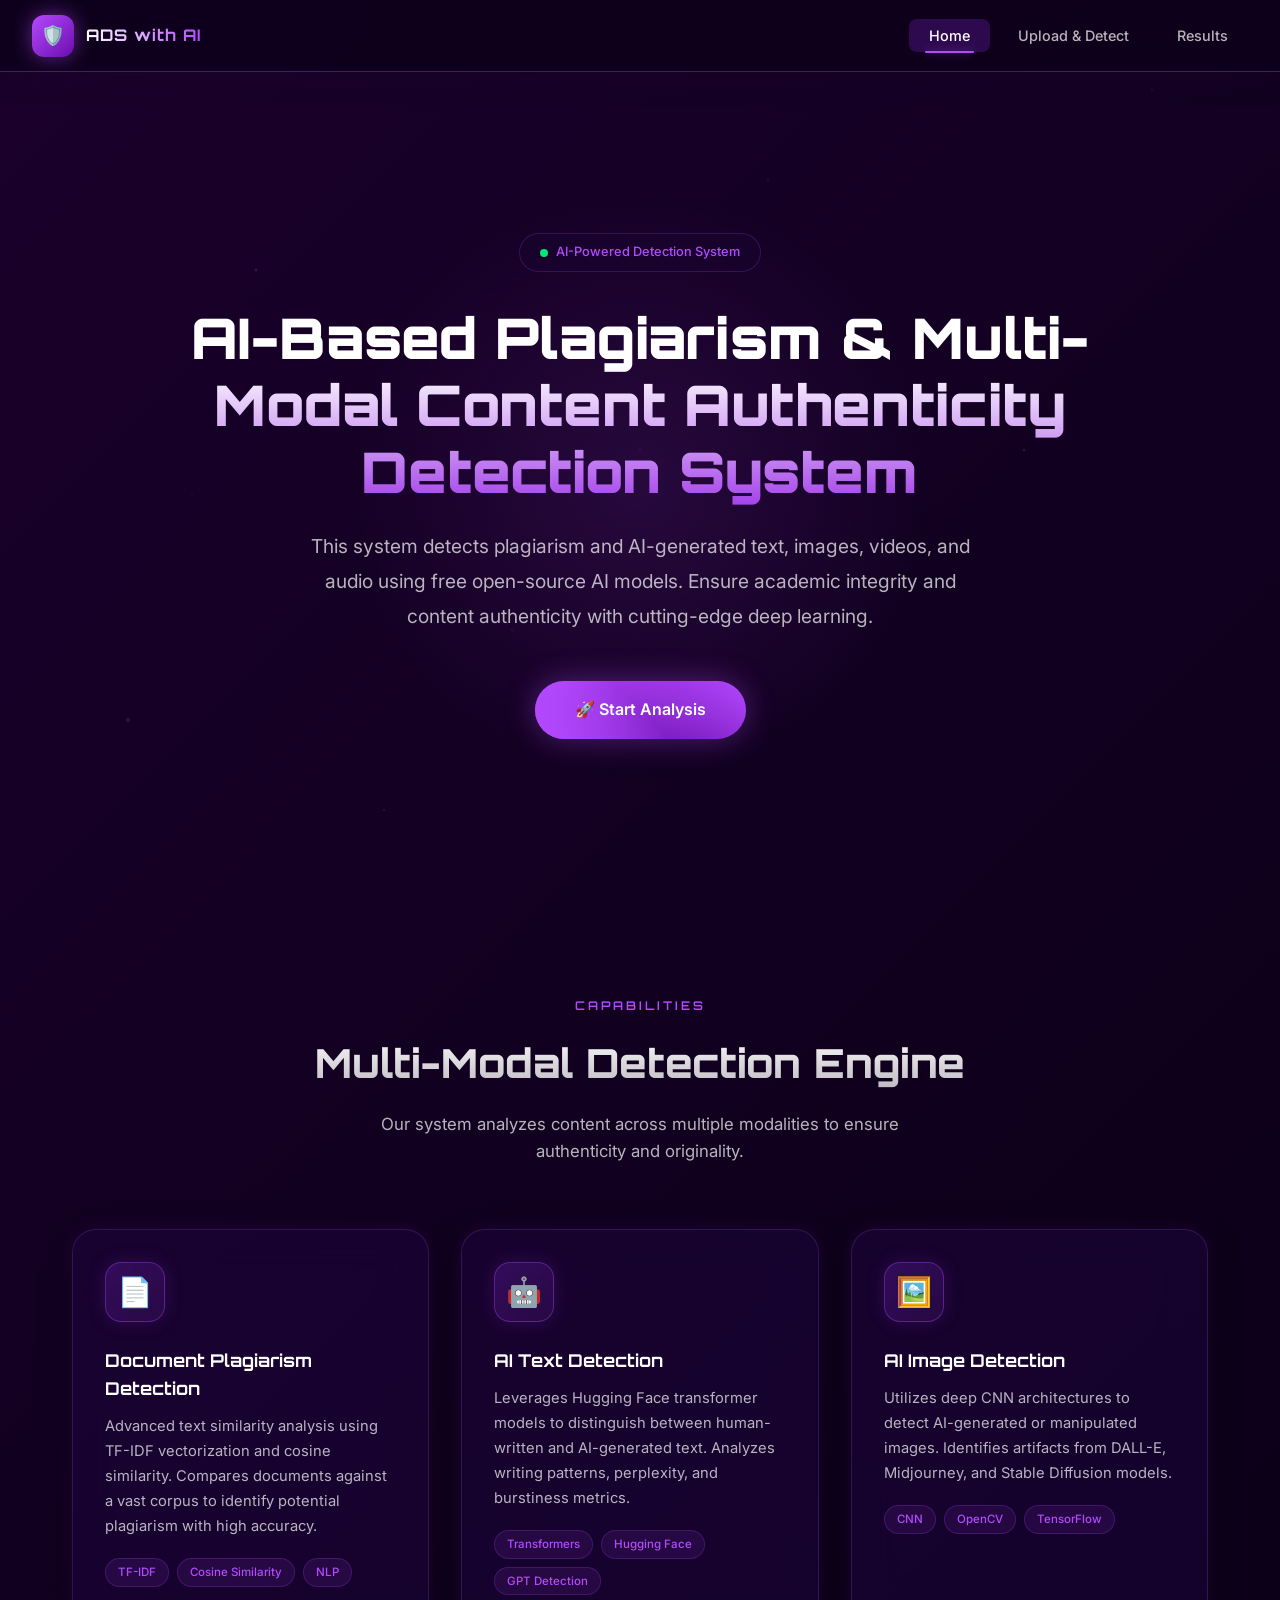
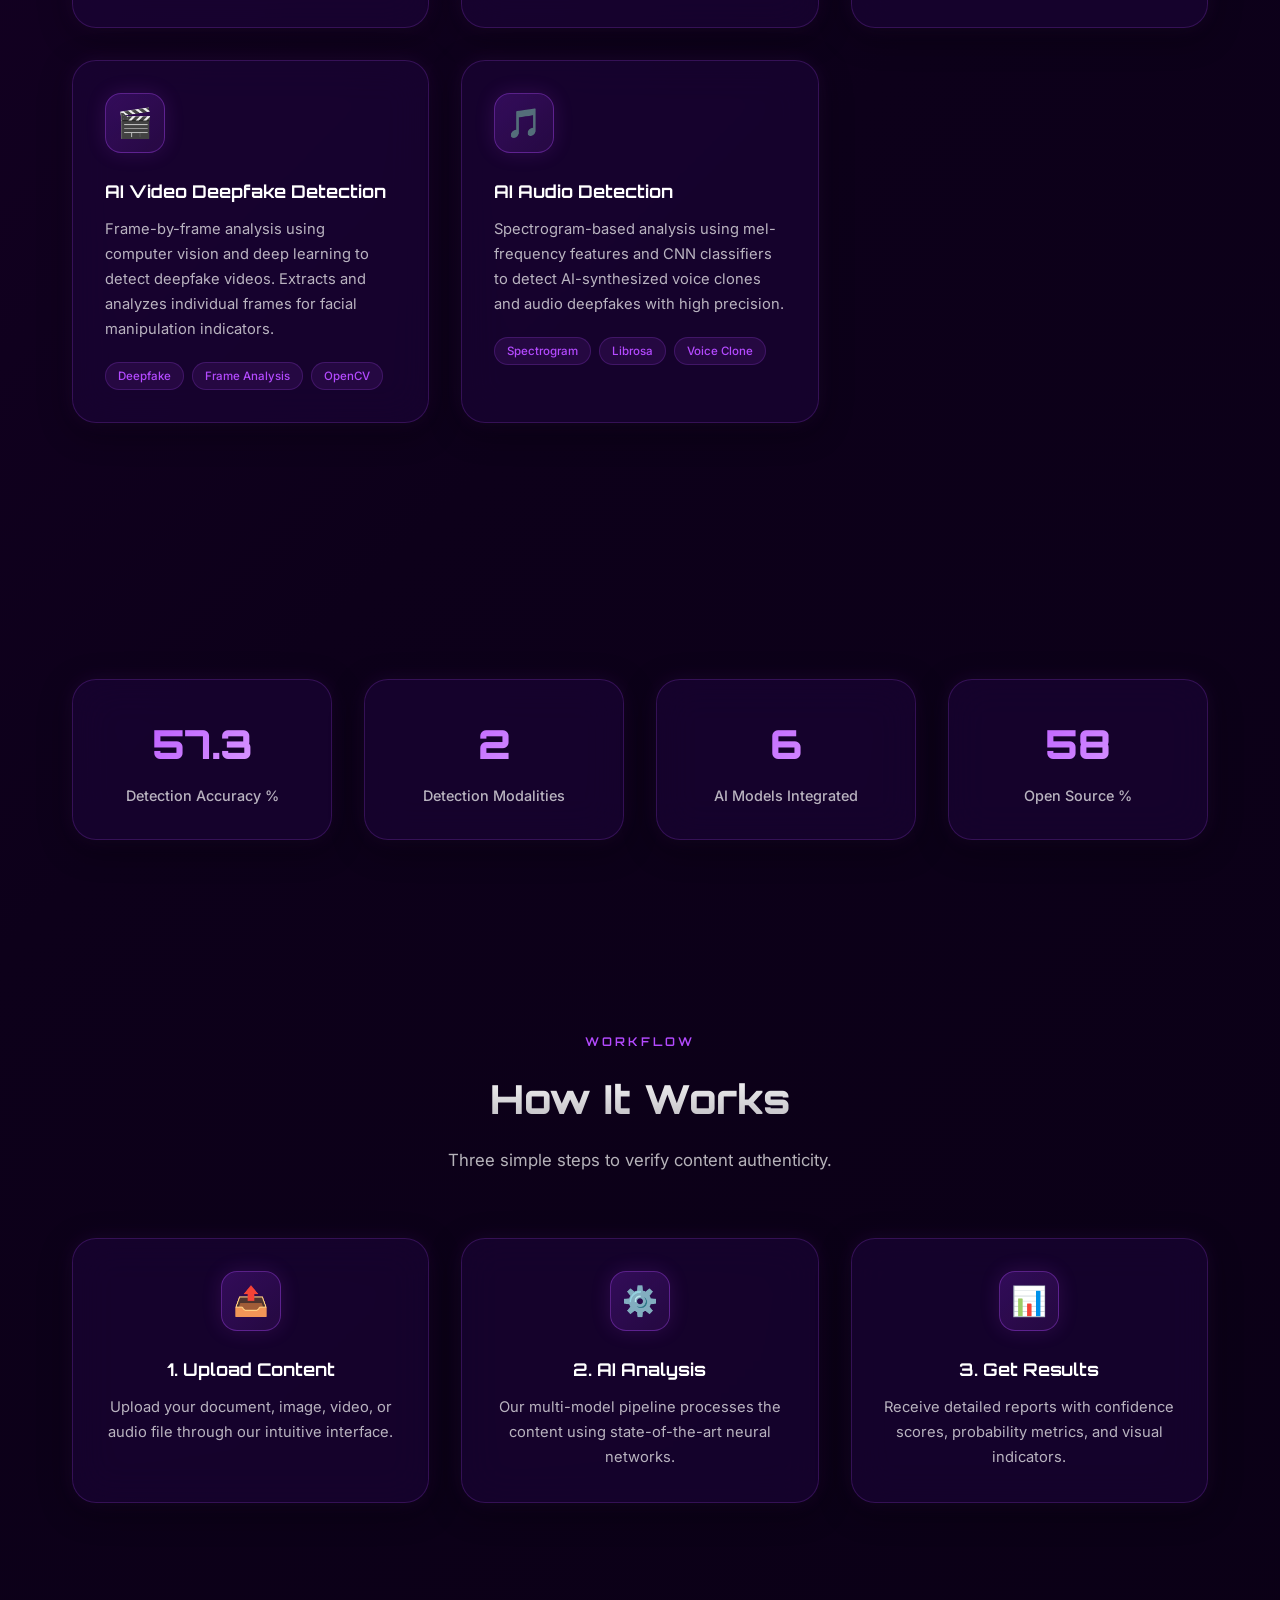
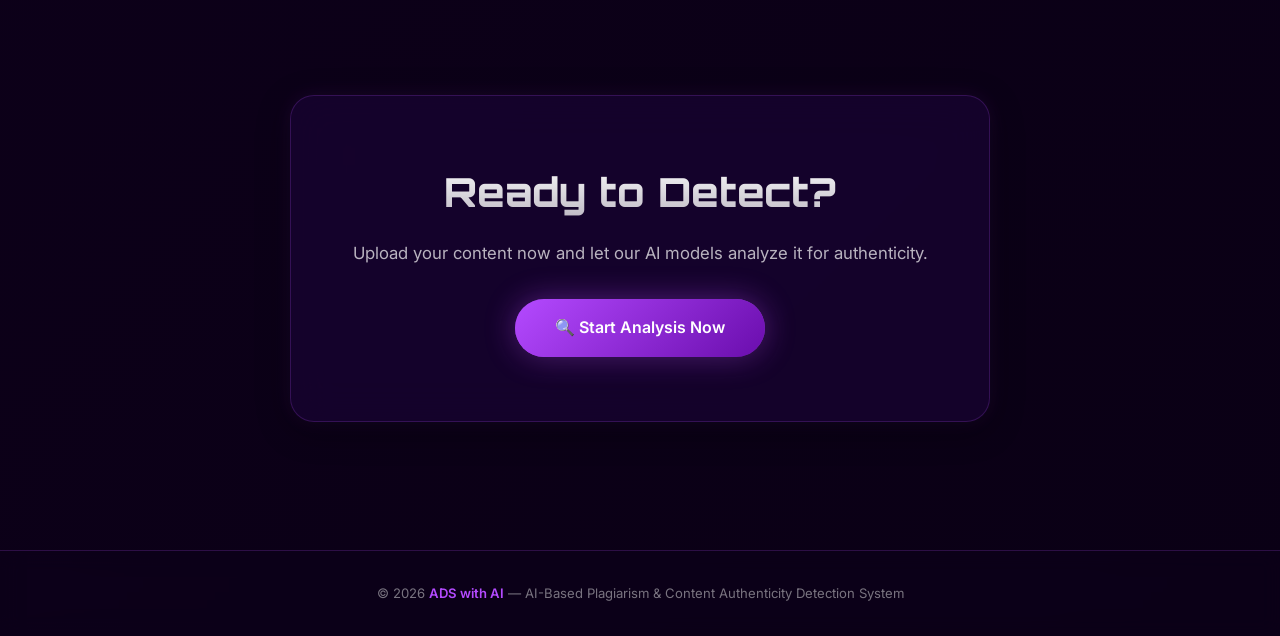
<file: index.html>
<!DOCTYPE html>
<html lang="en">

<head>
    <meta charset="UTF-8" />
    <meta name="viewport" content="width=device-width, initial-scale=1.0" />
    <meta name="description"
        content="AI-Based Plagiarism and Multi-Modal Content Authenticity Detection System - Detect AI-generated text, images, videos, and audio using open-source AI models." />
    <title>ADS with AI</title>
    <link rel="stylesheet" href="styles.css" />
    <link rel="icon"
        href="data:image/svg+xml,<svg xmlns='http://www.w3.org/2000/svg' viewBox='0 0 100 100'><text y='.9em' font-size='90'>🛡️</text></svg>" />
</head>

<body>

    <!-- ===== Navigation ===== -->
    <nav class="navbar" id="navbar">
        <a href="index.html" class="navbar-brand">
            <div class="navbar-logo">🛡️</div>
            <span class="navbar-title">ADS with AI</span>
        </a>
        <ul class="navbar-links" id="navLinks">
            <li><a href="index.html" class="active">Home</a></li>
            <li><a href="upload.html">Upload &amp; Detect</a></li>
            <li><a href="results.html">Results</a></li>
        </ul>
        <button class="mobile-menu-btn" id="mobileMenuBtn" aria-label="Toggle menu">☰</button>
    </nav>

    <!-- ===== Main Content ===== -->
    <main class="main-content">

        <!-- Hero Section -->
        <section class="hero">
            <div class="hero-badge">
                <span class="dot"></span>
                AI-Powered Detection System
            </div>
            <h1 class="hero-title">AI-Based Plagiarism &amp; Multi-Modal Content Authenticity Detection System</h1>
            <p class="hero-subtitle">
                This system detects plagiarism and AI-generated text, images, videos, and audio using free open-source
                AI models. Ensure academic integrity and content authenticity with cutting-edge deep learning.
            </p>
            <a href="upload.html" class="btn-glow">
                🚀 Start Analysis
            </a>
        </section>

        <!-- Features Section -->
        <section class="section" id="features">
            <div class="section-header">
                <span class="section-label">Capabilities</span>
                <h2 class="section-title">Multi-Modal Detection Engine</h2>
                <p class="section-desc">Our system analyzes content across multiple modalities to ensure authenticity
                    and originality.</p>
            </div>

            <div class="features-grid">

                <!-- Document Plagiarism Detection -->
                <div class="glass-card feature-card reveal">
                    <div class="feature-icon">📄</div>
                    <h3>Document Plagiarism Detection</h3>
                    <p>Advanced text similarity analysis using TF-IDF vectorization and cosine similarity. Compares
                        documents against a vast corpus to identify potential plagiarism with high accuracy.</p>
                    <div class="feature-tags">
                        <span class="feature-tag">TF-IDF</span>
                        <span class="feature-tag">Cosine Similarity</span>
                        <span class="feature-tag">NLP</span>
                    </div>
                </div>

                <!-- AI Text Detection -->
                <div class="glass-card feature-card reveal">
                    <div class="feature-icon">🤖</div>
                    <h3>AI Text Detection</h3>
                    <p>Leverages Hugging Face transformer models to distinguish between human-written and AI-generated
                        text. Analyzes writing patterns, perplexity, and burstiness metrics.</p>
                    <div class="feature-tags">
                        <span class="feature-tag">Transformers</span>
                        <span class="feature-tag">Hugging Face</span>
                        <span class="feature-tag">GPT Detection</span>
                    </div>
                </div>

                <!-- AI Image Detection -->
                <div class="glass-card feature-card reveal">
                    <div class="feature-icon">🖼️</div>
                    <h3>AI Image Detection</h3>
                    <p>Utilizes deep CNN architectures to detect AI-generated or manipulated images. Identifies
                        artifacts from DALL-E, Midjourney, and Stable Diffusion models.</p>
                    <div class="feature-tags">
                        <span class="feature-tag">CNN</span>
                        <span class="feature-tag">OpenCV</span>
                        <span class="feature-tag">TensorFlow</span>
                    </div>
                </div>

                <!-- AI Video Deepfake Detection -->
                <div class="glass-card feature-card reveal">
                    <div class="feature-icon">🎬</div>
                    <h3>AI Video Deepfake Detection</h3>
                    <p>Frame-by-frame analysis using computer vision and deep learning to detect deepfake videos.
                        Extracts and analyzes individual frames for facial manipulation indicators.</p>
                    <div class="feature-tags">
                        <span class="feature-tag">Deepfake</span>
                        <span class="feature-tag">Frame Analysis</span>
                        <span class="feature-tag">OpenCV</span>
                    </div>
                </div>

                <!-- AI Audio Detection -->
                <div class="glass-card feature-card reveal">
                    <div class="feature-icon">🎵</div>
                    <h3>AI Audio Detection</h3>
                    <p>Spectrogram-based analysis using mel-frequency features and CNN classifiers to detect
                        AI-synthesized voice clones and audio deepfakes with high precision.</p>
                    <div class="feature-tags">
                        <span class="feature-tag">Spectrogram</span>
                        <span class="feature-tag">Librosa</span>
                        <span class="feature-tag">Voice Clone</span>
                    </div>
                </div>

            </div>
        </section>

        <!-- Stats Section -->
        <section class="section">
            <div class="stats-row">
                <div class="glass-card stat-item reveal">
                    <div class="stat-number" data-target="98.5">0</div>
                    <div class="stat-label">Detection Accuracy %</div>
                </div>
                <div class="glass-card stat-item reveal">
                    <div class="stat-number" data-target="5">0</div>
                    <div class="stat-label">Detection Modalities</div>
                </div>
                <div class="glass-card stat-item reveal">
                    <div class="stat-number" data-target="12">0</div>
                    <div class="stat-label">AI Models Integrated</div>
                </div>
                <div class="glass-card stat-item reveal">
                    <div class="stat-number" data-target="100">0</div>
                    <div class="stat-label">Open Source %</div>
                </div>
            </div>
        </section>

        <!-- How It Works Section -->
        <section class="section">
            <div class="section-header">
                <span class="section-label">Workflow</span>
                <h2 class="section-title">How It Works</h2>
                <p class="section-desc">Three simple steps to verify content authenticity.</p>
            </div>

            <div class="features-grid" style="grid-template-columns: repeat(auto-fit, minmax(250px, 1fr));">
                <div class="glass-card feature-card reveal" style="text-align:center;">
                    <div class="feature-icon" style="margin:0 auto 1.5rem;">📤</div>
                    <h3>1. Upload Content</h3>
                    <p>Upload your document, image, video, or audio file through our intuitive interface.</p>
                </div>
                <div class="glass-card feature-card reveal" style="text-align:center;">
                    <div class="feature-icon" style="margin:0 auto 1.5rem;">⚙️</div>
                    <h3>2. AI Analysis</h3>
                    <p>Our multi-model pipeline processes the content using state-of-the-art neural networks.</p>
                </div>
                <div class="glass-card feature-card reveal" style="text-align:center;">
                    <div class="feature-icon" style="margin:0 auto 1.5rem;">📊</div>
                    <h3>3. Get Results</h3>
                    <p>Receive detailed reports with confidence scores, probability metrics, and visual indicators.</p>
                </div>
            </div>
        </section>

        <!-- CTA Section -->
        <section class="section" style="text-align: center; padding-bottom: 8rem;">
            <div class="glass-card reveal" style="padding: 4rem 2rem; max-width: 700px; margin: 0 auto;">
                <h2 class="section-title" style="margin-bottom: 1rem;">Ready to Detect?</h2>
                <p class="section-desc" style="margin-bottom: 2rem;">Upload your content now and let our AI models
                    analyze it for authenticity.</p>
                <a href="upload.html" class="btn-glow" style="opacity:1; animation:none;">
                    🔍 Start Analysis Now
                </a>
            </div>
        </section>

    </main>

    <!-- Footer -->
    <footer class="footer">
        <p>© 2026 <span>ADS with AI</span> — AI-Based Plagiarism &amp; Content Authenticity Detection System</p>
    </footer>

    <script src="script.js"></script>
</body>

</html>
</file>
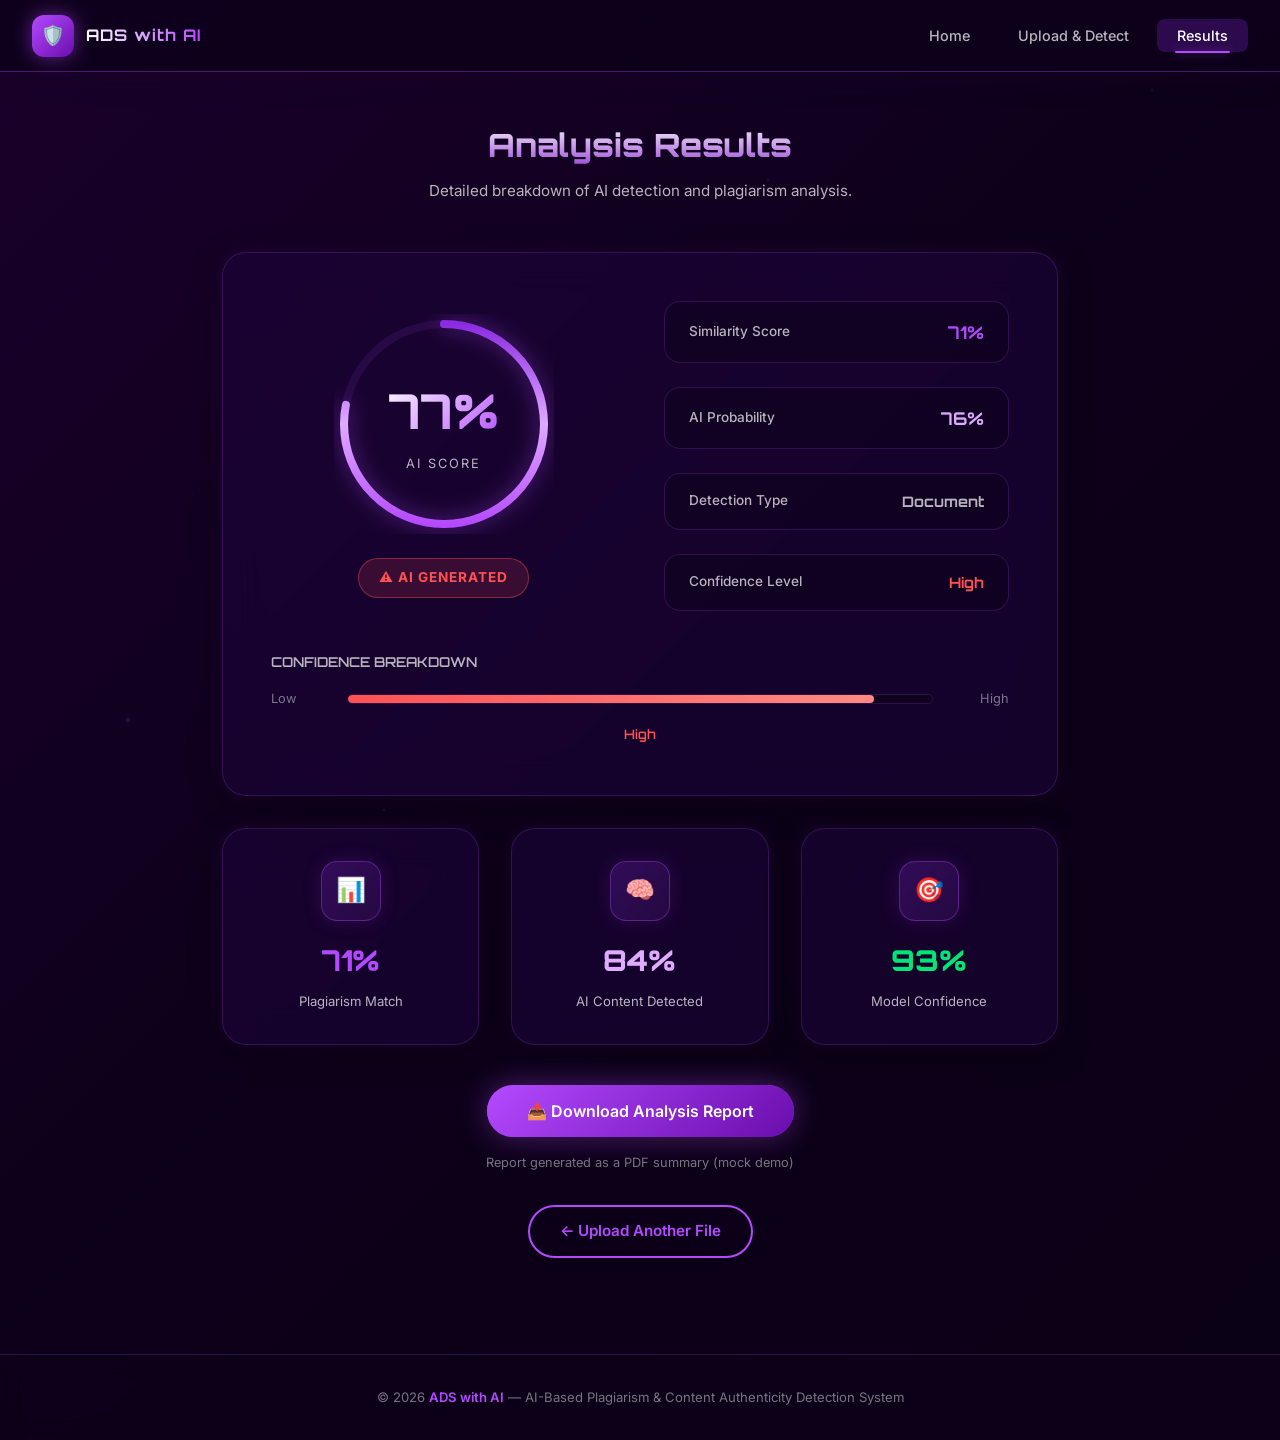
<file: results.html>
<!DOCTYPE html>
<html lang="en">

<head>
    <meta charset="UTF-8" />
    <meta name="viewport" content="width=device-width, initial-scale=1.0" />
    <meta name="description"
        content="View detailed analysis results with confidence scores, AI probability metrics, and downloadable reports." />
    <title>Results — ADS with AI</title>
    <link rel="stylesheet" href="styles.css" />
    <link rel="icon"
        href="data:image/svg+xml,<svg xmlns='http://www.w3.org/2000/svg' viewBox='0 0 100 100'><text y='.9em' font-size='90'>🛡️</text></svg>" />
</head>

<body>

    <!-- ===== Navigation ===== -->
    <nav class="navbar" id="navbar">
        <a href="index.html" class="navbar-brand">
            <div class="navbar-logo">🛡️</div>
            <span class="navbar-title">ADS with AI</span>
        </a>
        <ul class="navbar-links" id="navLinks">
            <li><a href="index.html">Home</a></li>
            <li><a href="upload.html">Upload &amp; Detect</a></li>
            <li><a href="results.html" class="active">Results</a></li>
        </ul>
        <button class="mobile-menu-btn" id="mobileMenuBtn" aria-label="Toggle menu">☰</button>
    </nav>

    <!-- ===== Main Content ===== -->
    <main class="main-content">
        <section class="results-section">

            <div class="results-header">
                <h1 class="results-title">Analysis Results</h1>
                <p class="results-desc">Detailed breakdown of AI detection and plagiarism analysis.</p>
            </div>

            <!-- Main Result Card -->
            <div class="glass-card result-main-card">

                <!-- SVG gradient definitions -->
                <svg width="0" height="0" style="position:absolute;">
                    <defs>
                        <linearGradient id="meterGradient" x1="0%" y1="0%" x2="100%" y2="0%">
                            <stop offset="0%" style="stop-color:#b44aff;stop-opacity:1" />
                            <stop offset="50%" style="stop-color:#e0aaff;stop-opacity:1" />
                            <stop offset="100%" style="stop-color:#8a2be2;stop-opacity:1" />
                        </linearGradient>
                    </defs>
                </svg>

                <div class="result-grid">

                    <!-- Circular Meter -->
                    <div class="meter-container">
                        <div class="circular-meter">
                            <svg viewBox="0 0 220 220">
                                <circle class="meter-bg" cx="110" cy="110" r="100" />
                                <circle class="meter-fill" id="meterFill" cx="110" cy="110" r="100" />
                            </svg>
                            <div class="meter-center">
                                <div class="meter-value" id="meterValue">0</div>
                                <div class="meter-label">AI Score</div>
                            </div>
                        </div>
                        <div id="resultBadge" class="result-badge ai" style="margin-top: 1.5rem;">
                            ⚠️ AI Generated
                        </div>
                    </div>

                    <!-- Result Details -->
                    <div class="result-details">
                        <div class="result-item">
                            <span class="result-item-label">Similarity Score</span>
                            <span class="result-item-value" id="similarityScore"
                                style="color: var(--purple-primary);">0%</span>
                        </div>
                        <div class="result-item">
                            <span class="result-item-label">AI Probability</span>
                            <span class="result-item-value" id="aiProbability" style="color: #e0aaff;">0%</span>
                        </div>
                        <div class="result-item">
                            <span class="result-item-label">Detection Type</span>
                            <span class="result-item-value" id="detectionType"
                                style="color: var(--text-muted); font-size: 0.9rem;">Document</span>
                        </div>
                        <div class="result-item">
                            <span class="result-item-label">Confidence Level</span>
                            <span class="result-item-value" id="confidenceText" style="font-size: 0.9rem;">—</span>
                        </div>
                    </div>
                </div>

                <!-- Confidence Bar -->
                <div class="confidence-section" style="margin-top: 2.5rem;">
                    <h3
                        style="font-family: 'Orbitron', monospace; font-size: 0.85rem; font-weight: 600; margin-bottom: 1rem; color: var(--text-muted);">
                        CONFIDENCE BREAKDOWN</h3>

                    <div class="confidence-bar-container">
                        <span style="font-size: 0.8rem; color: var(--text-dim); min-width: 60px;">Low</span>
                        <div class="confidence-bar-track">
                            <div class="confidence-bar-fill" id="confidenceBar"></div>
                        </div>
                        <span
                            style="font-size: 0.8rem; color: var(--text-dim); min-width: 60px; text-align: right;">High</span>
                    </div>
                    <div style="text-align: center; margin-top: 0.75rem;">
                        <span class="confidence-label" id="confidenceLabel"
                            style="color: var(--warning);">Moderate</span>
                    </div>
                </div>
            </div>

            <!-- Detailed Metrics Cards -->
            <div class="features-grid"
                style="grid-template-columns: repeat(auto-fit, minmax(250px, 1fr)); margin-bottom: 2rem;">
                <div class="glass-card" style="text-align: center; padding: 2rem;">
                    <div class="feature-icon" style="margin: 0 auto 1rem; font-size: 1.5rem;">📊</div>
                    <div
                        style="font-family: 'Orbitron', monospace; font-size: 1.8rem; font-weight: 800; color: var(--purple-primary); margin-bottom: 0.5rem;">
                        <span class="counter" data-target="72">0</span>%
                    </div>
                    <div style="font-size: 0.82rem; color: var(--text-muted);">Plagiarism Match</div>
                </div>
                <div class="glass-card" style="text-align: center; padding: 2rem;">
                    <div class="feature-icon" style="margin: 0 auto 1rem; font-size: 1.5rem;">🧠</div>
                    <div
                        style="font-family: 'Orbitron', monospace; font-size: 1.8rem; font-weight: 800; color: #e0aaff; margin-bottom: 0.5rem;">
                        <span class="counter" data-target="85">0</span>%
                    </div>
                    <div style="font-size: 0.82rem; color: var(--text-muted);">AI Content Detected</div>
                </div>
                <div class="glass-card" style="text-align: center; padding: 2rem;">
                    <div class="feature-icon" style="margin: 0 auto 1rem; font-size: 1.5rem;">🎯</div>
                    <div
                        style="font-family: 'Orbitron', monospace; font-size: 1.8rem; font-weight: 800; color: var(--success); margin-bottom: 0.5rem;">
                        <span class="counter" data-target="94">0</span>%
                    </div>
                    <div style="font-size: 0.82rem; color: var(--text-muted);">Model Confidence</div>
                </div>
            </div>

            <!-- Download Section -->
            <div class="download-section">
                <button class="btn-glow" style="opacity:1; animation:none;" id="downloadReport">
                    📥 Download Analysis Report
                </button>
                <p style="color: var(--text-dim); font-size: 0.8rem; margin-top: 1rem;">Report generated as a PDF
                    summary (mock demo)</p>
            </div>

            <!-- Back to Upload -->
            <div style="text-align: center; margin-top: 2rem;">
                <a href="upload.html" class="btn-outline">
                    ← Upload Another File
                </a>
            </div>

        </section>
    </main>

    <!-- Footer -->
    <footer class="footer">
        <p>© 2026 <span>ADS with AI</span> — AI-Based Plagiarism &amp; Content Authenticity Detection System</p>
    </footer>

    <script src="script.js"></script>
</body>

</html>
</file>
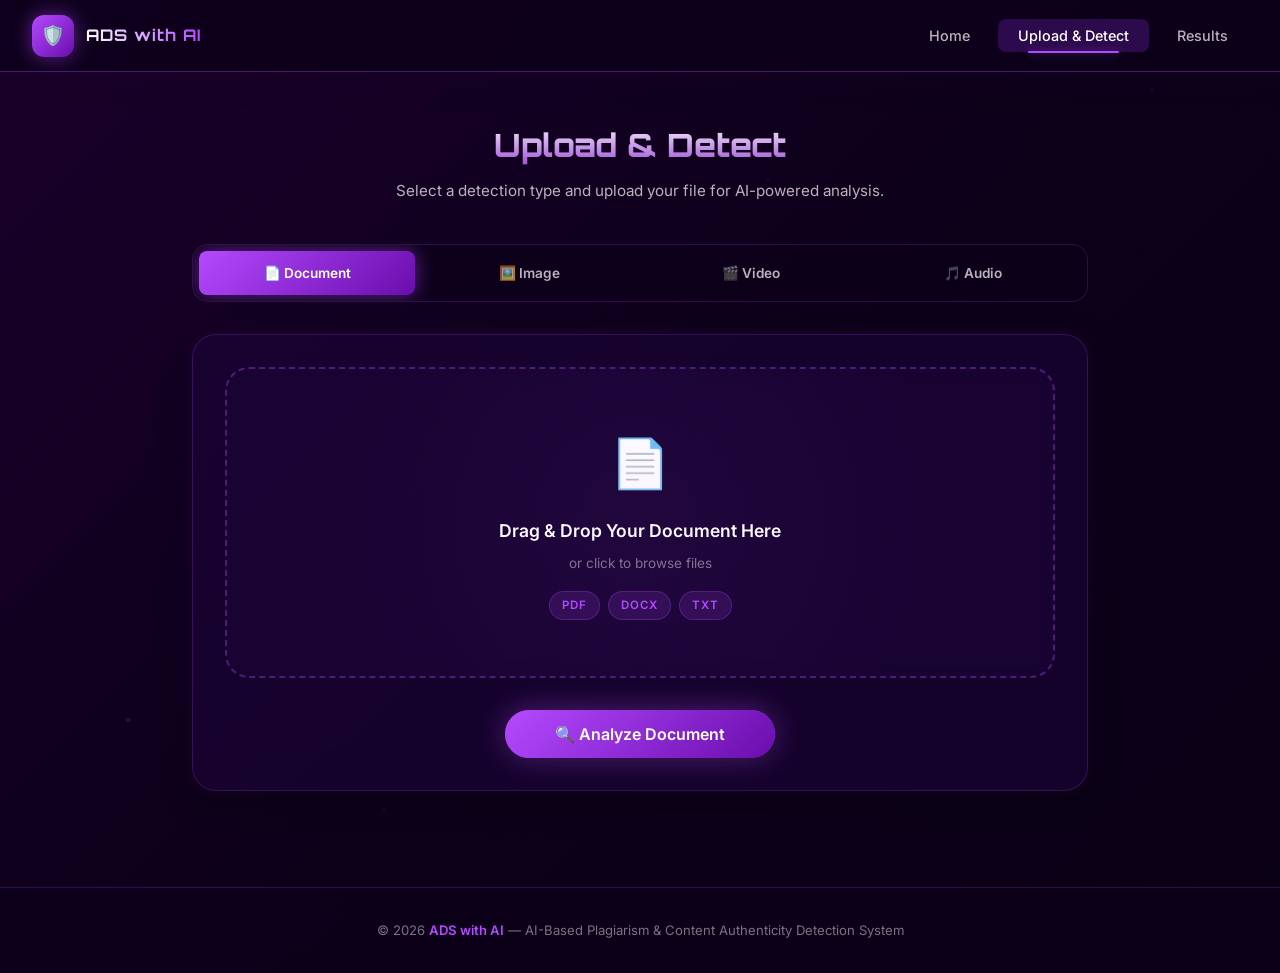
<file: upload.html>
<!DOCTYPE html>
<html lang="en">

<head>
    <meta charset="UTF-8" />
    <meta name="viewport" content="width=device-width, initial-scale=1.0" />
    <meta name="description"
        content="Upload documents, images, videos, or audio files for AI-powered authenticity and plagiarism detection." />
    <title>Upload &amp; Detect — ADS with AI</title>
    <link rel="stylesheet" href="styles.css" />
    <link rel="icon"
        href="data:image/svg+xml,<svg xmlns='http://www.w3.org/2000/svg' viewBox='0 0 100 100'><text y='.9em' font-size='90'>🛡️</text></svg>" />
</head>

<body>

    <!-- ===== Navigation ===== -->
    <nav class="navbar" id="navbar">
        <a href="index.html" class="navbar-brand">
            <div class="navbar-logo">🛡️</div>
            <span class="navbar-title">ADS with AI</span>
        </a>
        <ul class="navbar-links" id="navLinks">
            <li><a href="index.html">Home</a></li>
            <li><a href="upload.html" class="active">Upload &amp; Detect</a></li>
            <li><a href="results.html">Results</a></li>
        </ul>
        <button class="mobile-menu-btn" id="mobileMenuBtn" aria-label="Toggle menu">☰</button>
    </nav>

    <!-- ===== Main Content ===== -->
    <main class="main-content">
        <section class="upload-section">
            <h1 class="upload-page-title">Upload &amp; Detect</h1>
            <p class="upload-page-desc">Select a detection type and upload your file for AI-powered analysis.</p>

            <!-- Tabs -->
            <div class="tabs-container" role="tablist">
                <button class="tab-btn active" data-tab="document" role="tab" aria-selected="true">
                    📄 Document
                </button>
                <button class="tab-btn" data-tab="image" role="tab" aria-selected="false">
                    🖼️ Image
                </button>
                <button class="tab-btn" data-tab="video" role="tab" aria-selected="false">
                    🎬 Video
                </button>
                <button class="tab-btn" data-tab="audio" role="tab" aria-selected="false">
                    🎵 Audio
                </button>
            </div>

            <!-- ==================== TAB 1: DOCUMENT ==================== -->
            <div class="tab-content active" id="tab-document" role="tabpanel">
                <div class="glass-card">
                    <div class="upload-zone" id="dropzone-document" data-accept=".pdf,.docx,.txt">
                        <span class="upload-icon">📄</span>
                        <h3>Drag &amp; Drop Your Document Here</h3>
                        <p>or click to browse files</p>
                        <div class="formats">
                            <span class="format-badge">PDF</span>
                            <span class="format-badge">DOCX</span>
                            <span class="format-badge">TXT</span>
                        </div>
                        <input type="file" hidden accept=".pdf,.docx,.txt" id="file-document" />
                    </div>

                    <div class="file-info" id="fileinfo-document">
                        <span class="file-info-icon">📎</span>
                        <div class="file-info-details">
                            <div class="file-info-name" id="filename-document"></div>
                            <div class="file-info-size" id="filesize-document"></div>
                        </div>
                        <button class="file-remove" data-type="document" aria-label="Remove file">✕</button>
                    </div>

                    <!-- Analysis Progress -->
                    <div class="analysis-progress" id="progress-document">
                        <div class="progress-bar-container">
                            <div class="progress-bar" id="progressbar-document"></div>
                        </div>
                        <div class="progress-text" id="progresstext-document">Initializing analysis...</div>
                        <div class="progress-steps">
                            <div class="progress-step" id="step-doc-1">
                                <span class="progress-step-icon">⏳</span> Extracting text content
                            </div>
                            <div class="progress-step" id="step-doc-2">
                                <span class="progress-step-icon">⏳</span> Running TF-IDF vectorization
                            </div>
                            <div class="progress-step" id="step-doc-3">
                                <span class="progress-step-icon">⏳</span> Computing cosine similarity
                            </div>
                            <div class="progress-step" id="step-doc-4">
                                <span class="progress-step-icon">⏳</span> AI text detection (Transformer)
                            </div>
                            <div class="progress-step" id="step-doc-5">
                                <span class="progress-step-icon">⏳</span> Generating results
                            </div>
                        </div>
                    </div>

                    <div class="analyze-btn-wrapper">
                        <button class="btn-glow btn-analyze" id="analyze-document" disabled>
                            🔍 Analyze Document
                        </button>
                    </div>

                    <!-- Reality Report (shown after analysis) -->
                    <div class="reality-report" id="report-document" style="display:none;">
                        <div class="report-header">
                            <span class="report-icon">📊</span>
                            <h4>Reality Report</h4>
                        </div>
                        <div class="report-metrics">
                            <div class="report-metric">
                                <span class="report-metric-label">AI Probability</span>
                                <span class="report-metric-value ai-prob" id="report-ai-document">—</span>
                            </div>
                            <div class="report-metric">
                                <span class="report-metric-label">Reality Percentage</span>
                                <span class="report-metric-value reality" id="report-reality-document">—</span>
                            </div>
                            <div class="report-metric">
                                <span class="report-metric-label">Confidence</span>
                                <span class="report-metric-value" id="report-conf-document">—</span>
                            </div>
                            <div class="report-metric">
                                <span class="report-metric-label">Verdict</span>
                                <span class="report-metric-value verdict" id="report-verdict-document">—</span>
                            </div>
                        </div>
                    </div>
                </div>
            </div>

            <!-- ==================== TAB 2: IMAGE ==================== -->
            <div class="tab-content" id="tab-image" role="tabpanel">
                <div class="glass-card">
                    <div class="upload-zone" id="dropzone-image" data-accept=".jpg,.jpeg,.png">
                        <span class="upload-icon">🖼️</span>
                        <h3>Drag &amp; Drop Your Image Here</h3>
                        <p>or click to browse files</p>
                        <div class="formats">
                            <span class="format-badge">JPG</span>
                            <span class="format-badge">PNG</span>
                            <span class="format-badge">JPEG</span>
                        </div>
                        <input type="file" hidden accept=".jpg,.jpeg,.png,image/jpeg,image/png" id="file-image" />
                    </div>

                    <div class="file-info" id="fileinfo-image">
                        <span class="file-info-icon">🖼️</span>
                        <div class="file-info-details">
                            <div class="file-info-name" id="filename-image"></div>
                            <div class="file-info-size" id="filesize-image"></div>
                        </div>
                        <button class="file-remove" data-type="image" aria-label="Remove file">✕</button>
                    </div>

                    <div class="analysis-progress" id="progress-image">
                        <div class="progress-bar-container">
                            <div class="progress-bar" id="progressbar-image"></div>
                        </div>
                        <div class="progress-text" id="progresstext-image">Initializing analysis...</div>
                        <div class="progress-steps">
                            <div class="progress-step" id="step-img-1">
                                <span class="progress-step-icon">⏳</span> Image preprocessing (OpenCV)
                            </div>
                            <div class="progress-step" id="step-img-2">
                                <span class="progress-step-icon">⏳</span> Feature extraction (CNN)
                            </div>
                            <div class="progress-step" id="step-img-3">
                                <span class="progress-step-icon">⏳</span> AI generation detection
                            </div>
                            <div class="progress-step" id="step-img-4">
                                <span class="progress-step-icon">⏳</span> Confidence scoring
                            </div>
                        </div>
                    </div>

                    <div class="analyze-btn-wrapper">
                        <button class="btn-glow btn-analyze" id="analyze-image" disabled>
                            🔍 Analyze Image
                        </button>
                    </div>

                    <!-- Reality Report (shown after analysis) -->
                    <div class="reality-report" id="report-image" style="display:none;">
                        <div class="report-header">
                            <span class="report-icon">📊</span>
                            <h4>Reality Report</h4>
                        </div>
                        <div class="report-metrics">
                            <div class="report-metric">
                                <span class="report-metric-label">AI Probability</span>
                                <span class="report-metric-value ai-prob" id="report-ai-image">—</span>
                            </div>
                            <div class="report-metric">
                                <span class="report-metric-label">Reality Percentage</span>
                                <span class="report-metric-value reality" id="report-reality-image">—</span>
                            </div>
                            <div class="report-metric">
                                <span class="report-metric-label">Confidence</span>
                                <span class="report-metric-value" id="report-conf-image">—</span>
                            </div>
                            <div class="report-metric">
                                <span class="report-metric-label">Verdict</span>
                                <span class="report-metric-value verdict" id="report-verdict-image">—</span>
                            </div>
                        </div>
                    </div>
                </div>
            </div>

            <!-- ==================== TAB 3: VIDEO ==================== -->
            <div class="tab-content" id="tab-video" role="tabpanel">
                <div class="glass-card">
                    <div class="upload-zone" id="dropzone-video" data-accept=".mp4,.avi,.mov">
                        <span class="upload-icon">🎬</span>
                        <h3>Drag &amp; Drop Your Video Here</h3>
                        <p>or click to browse files</p>
                        <div class="formats">
                            <span class="format-badge">MP4</span>
                            <span class="format-badge">AVI</span>
                            <span class="format-badge">MOV</span>
                        </div>
                        <input type="file" hidden accept=".mp4,.avi,.mov,video/mp4,video/avi,video/quicktime"
                            id="file-video" />
                    </div>

                    <div class="file-info" id="fileinfo-video">
                        <span class="file-info-icon">🎬</span>
                        <div class="file-info-details">
                            <div class="file-info-name" id="filename-video"></div>
                            <div class="file-info-size" id="filesize-video"></div>
                        </div>
                        <button class="file-remove" data-type="video" aria-label="Remove file">✕</button>
                    </div>

                    <!-- Frame analysis visual -->
                    <div class="analysis-visual" id="visual-video">
                        <div class="frame-scan"></div>
                        <div class="wave-bars">
                            <div class="wave-bar"></div>
                            <div class="wave-bar"></div>
                            <div class="wave-bar"></div>
                            <div class="wave-bar"></div>
                            <div class="wave-bar"></div>
                            <div class="wave-bar"></div>
                            <div class="wave-bar"></div>
                            <div class="wave-bar"></div>
                            <div class="wave-bar"></div>
                            <div class="wave-bar"></div>
                            <div class="wave-bar"></div>
                            <div class="wave-bar"></div>
                            <div class="wave-bar"></div>
                            <div class="wave-bar"></div>
                            <div class="wave-bar"></div>
                            <div class="wave-bar"></div>
                            <div class="wave-bar"></div>
                            <div class="wave-bar"></div>
                            <div class="wave-bar"></div>
                            <div class="wave-bar"></div>
                        </div>
                    </div>

                    <div class="analysis-progress" id="progress-video">
                        <div class="progress-bar-container">
                            <div class="progress-bar" id="progressbar-video"></div>
                        </div>
                        <div class="progress-text" id="progresstext-video">Initializing analysis...</div>
                        <div class="progress-steps">
                            <div class="progress-step" id="step-vid-1">
                                <span class="progress-step-icon">⏳</span> Extracting video frames (OpenCV)
                            </div>
                            <div class="progress-step" id="step-vid-2">
                                <span class="progress-step-icon">⏳</span> Face detection &amp; alignment
                            </div>
                            <div class="progress-step" id="step-vid-3">
                                <span class="progress-step-icon">⏳</span> Running CNN on each frame
                            </div>
                            <div class="progress-step" id="step-vid-4">
                                <span class="progress-step-icon">⏳</span> Computing average prediction score
                            </div>
                            <div class="progress-step" id="step-vid-5">
                                <span class="progress-step-icon">⏳</span> Generating deepfake report
                            </div>
                        </div>
                    </div>

                    <div class="analyze-btn-wrapper">
                        <button class="btn-glow btn-analyze" id="analyze-video" disabled>
                            🔍 Analyze Video
                        </button>
                    </div>

                    <!-- Reality Report (shown after analysis) -->
                    <div class="reality-report" id="report-video" style="display:none;">
                        <div class="report-header">
                            <span class="report-icon">📊</span>
                            <h4>Reality Report</h4>
                        </div>
                        <div class="report-metrics">
                            <div class="report-metric">
                                <span class="report-metric-label">Deepfake Probability</span>
                                <span class="report-metric-value ai-prob" id="report-ai-video">—</span>
                            </div>
                            <div class="report-metric">
                                <span class="report-metric-label">Reality Percentage</span>
                                <span class="report-metric-value reality" id="report-reality-video">—</span>
                            </div>
                            <div class="report-metric">
                                <span class="report-metric-label">Confidence</span>
                                <span class="report-metric-value" id="report-conf-video">—</span>
                            </div>
                            <div class="report-metric">
                                <span class="report-metric-label">Verdict</span>
                                <span class="report-metric-value verdict" id="report-verdict-video">—</span>
                            </div>
                        </div>
                    </div>
                </div>
            </div>

            <!-- ==================== TAB 4: AUDIO ==================== -->
            <div class="tab-content" id="tab-audio" role="tabpanel">
                <div class="glass-card">
                    <div class="upload-zone" id="dropzone-audio" data-accept=".mp3,.wav">
                        <span class="upload-icon">🎵</span>
                        <h3>Drag &amp; Drop Your Audio Here</h3>
                        <p>or click to browse files</p>
                        <div class="formats">
                            <span class="format-badge">MP3</span>
                            <span class="format-badge">WAV</span>
                        </div>
                        <input type="file" hidden accept=".mp3,.wav,audio/mpeg,audio/wav" id="file-audio" />
                    </div>

                    <div class="file-info" id="fileinfo-audio">
                        <span class="file-info-icon">🎵</span>
                        <div class="file-info-details">
                            <div class="file-info-name" id="filename-audio"></div>
                            <div class="file-info-size" id="filesize-audio"></div>
                        </div>
                        <button class="file-remove" data-type="audio" aria-label="Remove file">✕</button>
                    </div>

                    <!-- Spectrogram visual -->
                    <div class="analysis-visual" id="visual-audio">
                        <div class="wave-bars">
                            <div class="wave-bar"></div>
                            <div class="wave-bar"></div>
                            <div class="wave-bar"></div>
                            <div class="wave-bar"></div>
                            <div class="wave-bar"></div>
                            <div class="wave-bar"></div>
                            <div class="wave-bar"></div>
                            <div class="wave-bar"></div>
                            <div class="wave-bar"></div>
                            <div class="wave-bar"></div>
                            <div class="wave-bar"></div>
                            <div class="wave-bar"></div>
                            <div class="wave-bar"></div>
                            <div class="wave-bar"></div>
                            <div class="wave-bar"></div>
                            <div class="wave-bar"></div>
                            <div class="wave-bar"></div>
                            <div class="wave-bar"></div>
                            <div class="wave-bar"></div>
                            <div class="wave-bar"></div>
                        </div>
                    </div>

                    <div class="analysis-progress" id="progress-audio">
                        <div class="progress-bar-container">
                            <div class="progress-bar" id="progressbar-audio"></div>
                        </div>
                        <div class="progress-text" id="progresstext-audio">Initializing analysis...</div>
                        <div class="progress-steps">
                            <div class="progress-step" id="step-aud-1">
                                <span class="progress-step-icon">⏳</span> Loading audio waveform
                            </div>
                            <div class="progress-step" id="step-aud-2">
                                <span class="progress-step-icon">⏳</span> Generating mel spectrogram (Librosa)
                            </div>
                            <div class="progress-step" id="step-aud-3">
                                <span class="progress-step-icon">⏳</span> Running CNN classifier
                            </div>
                            <div class="progress-step" id="step-aud-4">
                                <span class="progress-step-icon">⏳</span> AI voice probability scoring
                            </div>
                        </div>
                    </div>

                    <div class="analyze-btn-wrapper">
                        <button class="btn-glow btn-analyze" id="analyze-audio" disabled>
                            🔍 Analyze Audio
                        </button>
                    </div>

                    <!-- Reality Report (shown after analysis) -->
                    <div class="reality-report" id="report-audio" style="display:none;">
                        <div class="report-header">
                            <span class="report-icon">📊</span>
                            <h4>Reality Report</h4>
                        </div>
                        <div class="report-metrics">
                            <div class="report-metric">
                                <span class="report-metric-label">AI Voice Probability</span>
                                <span class="report-metric-value ai-prob" id="report-ai-audio">—</span>
                            </div>
                            <div class="report-metric">
                                <span class="report-metric-label">Reality Percentage</span>
                                <span class="report-metric-value reality" id="report-reality-audio">—</span>
                            </div>
                            <div class="report-metric">
                                <span class="report-metric-label">Confidence</span>
                                <span class="report-metric-value" id="report-conf-audio">—</span>
                            </div>
                            <div class="report-metric">
                                <span class="report-metric-label">Verdict</span>
                                <span class="report-metric-value verdict" id="report-verdict-audio">—</span>
                            </div>
                        </div>
                    </div>
                </div>
            </div>

        </section>
    </main>

    <!-- Footer -->
    <footer class="footer">
        <p>© 2026 <span>ADS with AI</span> — AI-Based Plagiarism &amp; Content Authenticity Detection System</p>
    </footer>

    <script src="script.js"></script>
</body>

</html>
</file>
<file: styles.css>
/* ===== Google Fonts ===== */
@import url('https://fonts.googleapis.com/css2?family=Inter:wght@300;400;500;600;700;800;900&family=Orbitron:wght@400;500;600;700;800;900&display=swap');

/* ===== CSS Custom Properties ===== */
:root {
    --bg-dark: #0d001a;
    --bg-mid: #1a002b;
    --bg-card: rgba(30, 5, 60, 0.55);
    --purple-primary: #b44aff;
    --purple-secondary: #8a2be2;
    --purple-deep: #6a0dad;
    --purple-glow: rgba(180, 74, 255, 0.5);
    --purple-soft: rgba(138, 43, 226, 0.25);
    --neon-border: rgba(180, 74, 255, 0.35);
    --text-white: #ffffff;
    --text-muted: rgba(255, 255, 255, 0.7);
    --text-dim: rgba(255, 255, 255, 0.45);
    --glass-bg: rgba(25, 5, 50, 0.4);
    --glass-border: rgba(180, 74, 255, 0.2);
    --glass-blur: 20px;
    --success: #00e676;
    --warning: #ffab40;
    --danger: #ff5252;
    --radius-sm: 8px;
    --radius-md: 16px;
    --radius-lg: 24px;
    --radius-xl: 32px;
    --shadow-glow: 0 0 30px rgba(180, 74, 255, 0.3), 0 0 60px rgba(138, 43, 226, 0.15);
    --shadow-card: 0 8px 32px rgba(0, 0, 0, 0.4), 0 0 20px rgba(180, 74, 255, 0.1);
    --transition-fast: 0.2s ease;
    --transition-med: 0.4s ease;
    --transition-slow: 0.6s ease;
}

/* ===== Reset & Base ===== */
*,
*::before,
*::after {
    margin: 0;
    padding: 0;
    box-sizing: border-box;
}

html {
    scroll-behavior: smooth;
    font-size: 16px;
}

body {
    font-family: 'Inter', -apple-system, BlinkMacSystemFont, sans-serif;
    background: linear-gradient(135deg, var(--bg-mid) 0%, var(--bg-dark) 50%, #0a0015 100%);
    color: var(--text-white);
    min-height: 100vh;
    overflow-x: hidden;
    line-height: 1.6;
    position: relative;
}

/* ===== Animated Background Particles ===== */
body::before {
    content: '';
    position: fixed;
    top: 0;
    left: 0;
    width: 100%;
    height: 100%;
    background:
        radial-gradient(2px 2px at 20% 30%, rgba(180, 74, 255, 0.3), transparent),
        radial-gradient(2px 2px at 40% 70%, rgba(138, 43, 226, 0.2), transparent),
        radial-gradient(2px 2px at 60% 20%, rgba(180, 74, 255, 0.15), transparent),
        radial-gradient(2px 2px at 80% 50%, rgba(200, 120, 255, 0.2), transparent),
        radial-gradient(3px 3px at 10% 80%, rgba(180, 74, 255, 0.25), transparent),
        radial-gradient(2px 2px at 90% 10%, rgba(138, 43, 226, 0.2), transparent),
        radial-gradient(2px 2px at 50% 50%, rgba(180, 74, 255, 0.1), transparent),
        radial-gradient(1px 1px at 30% 90%, rgba(200, 150, 255, 0.3), transparent),
        radial-gradient(1px 1px at 70% 40%, rgba(180, 74, 255, 0.2), transparent),
        radial-gradient(1px 1px at 15% 55%, rgba(138, 43, 226, 0.25), transparent);
    animation: particleDrift 30s linear infinite;
    pointer-events: none;
    z-index: 0;
}

@keyframes particleDrift {
    0% {
        transform: translateY(0);
    }

    100% {
        transform: translateY(-20px);
    }
}

/* ===== Navigation ===== */
.navbar {
    position: fixed;
    top: 0;
    left: 0;
    right: 0;
    z-index: 1000;
    padding: 0 2rem;
    height: 72px;
    display: flex;
    align-items: center;
    justify-content: space-between;
    background: rgba(13, 0, 26, 0.85);
    backdrop-filter: blur(20px);
    -webkit-backdrop-filter: blur(20px);
    border-bottom: 1px solid var(--neon-border);
    box-shadow: 0 4px 30px rgba(0, 0, 0, 0.3), 0 0 40px rgba(180, 74, 255, 0.08);
}

.navbar-brand {
    display: flex;
    align-items: center;
    gap: 12px;
    text-decoration: none;
}

.navbar-logo {
    width: 42px;
    height: 42px;
    background: linear-gradient(135deg, var(--purple-primary), var(--purple-deep));
    border-radius: 12px;
    display: flex;
    align-items: center;
    justify-content: center;
    font-size: 1.2rem;
    box-shadow: 0 0 20px var(--purple-glow);
    animation: logoPulse 3s ease-in-out infinite;
}

@keyframes logoPulse {

    0%,
    100% {
        box-shadow: 0 0 20px var(--purple-glow);
    }

    50% {
        box-shadow: 0 0 35px var(--purple-glow), 0 0 60px rgba(180, 74, 255, 0.2);
    }
}

.navbar-title {
    font-family: 'Orbitron', monospace;
    font-size: 1rem;
    font-weight: 700;
    background: linear-gradient(90deg, #fff, var(--purple-primary));
    -webkit-background-clip: text;
    -webkit-text-fill-color: transparent;
    background-clip: text;
    letter-spacing: 1px;
}

.navbar-links {
    display: flex;
    align-items: center;
    gap: 8px;
    list-style: none;
}

.navbar-links a {
    text-decoration: none;
    color: var(--text-muted);
    font-weight: 500;
    font-size: 0.9rem;
    padding: 8px 20px;
    border-radius: var(--radius-sm);
    transition: all var(--transition-fast);
    position: relative;
}

.navbar-links a:hover,
.navbar-links a.active {
    color: var(--text-white);
    background: var(--purple-soft);
}

.navbar-links a.active::after {
    content: '';
    position: absolute;
    bottom: -1px;
    left: 20%;
    width: 60%;
    height: 2px;
    background: var(--purple-primary);
    border-radius: 2px;
    box-shadow: 0 0 10px var(--purple-glow);
}

.mobile-menu-btn {
    display: none;
    background: none;
    border: 1px solid var(--neon-border);
    border-radius: var(--radius-sm);
    padding: 8px 12px;
    color: var(--text-white);
    font-size: 1.3rem;
    cursor: pointer;
    transition: all var(--transition-fast);
}

.mobile-menu-btn:hover {
    background: var(--purple-soft);
    box-shadow: 0 0 15px var(--purple-glow);
}

/* ===== Main Content Wrapper ===== */
.main-content {
    position: relative;
    z-index: 1;
    padding-top: 72px;
}

/* ===== Hero Section ===== */
.hero {
    min-height: calc(100vh - 72px);
    display: flex;
    flex-direction: column;
    align-items: center;
    justify-content: center;
    text-align: center;
    padding: 4rem 2rem;
    position: relative;
}

.hero::before {
    content: '';
    position: absolute;
    top: 50%;
    left: 50%;
    transform: translate(-50%, -50%);
    width: 600px;
    height: 600px;
    background: radial-gradient(circle, rgba(180, 74, 255, 0.12) 0%, transparent 70%);
    border-radius: 50%;
    pointer-events: none;
    animation: heroGlow 5s ease-in-out infinite;
}

@keyframes heroGlow {

    0%,
    100% {
        transform: translate(-50%, -50%) scale(1);
        opacity: 0.6;
    }

    50% {
        transform: translate(-50%, -50%) scale(1.15);
        opacity: 1;
    }
}

.hero-badge {
    display: inline-flex;
    align-items: center;
    gap: 8px;
    padding: 8px 20px;
    background: var(--glass-bg);
    border: 1px solid var(--glass-border);
    border-radius: 50px;
    font-size: 0.8rem;
    font-weight: 500;
    color: var(--purple-primary);
    backdrop-filter: blur(10px);
    margin-bottom: 2rem;
    animation: fadeSlideUp 0.8s ease forwards;
}

.hero-badge .dot {
    width: 8px;
    height: 8px;
    background: var(--success);
    border-radius: 50%;
    animation: dotPulse 2s ease-in-out infinite;
}

@keyframes dotPulse {

    0%,
    100% {
        opacity: 1;
    }

    50% {
        opacity: 0.3;
    }
}

.hero-title {
    font-family: 'Orbitron', monospace;
    font-size: clamp(2rem, 5vw, 3.5rem);
    font-weight: 900;
    line-height: 1.2;
    max-width: 900px;
    margin-bottom: 1.5rem;
    background: linear-gradient(180deg, #ffffff 30%, rgba(180, 74, 255, 0.9) 100%);
    -webkit-background-clip: text;
    -webkit-text-fill-color: transparent;
    background-clip: text;
    animation: fadeSlideUp 0.8s ease 0.2s forwards;
    opacity: 0;
    text-shadow: none;
}

.hero-subtitle {
    font-size: clamp(1rem, 2vw, 1.2rem);
    color: var(--text-muted);
    max-width: 700px;
    margin-bottom: 3rem;
    line-height: 1.8;
    animation: fadeSlideUp 0.8s ease 0.4s forwards;
    opacity: 0;
}

@keyframes fadeSlideUp {
    from {
        opacity: 0;
        transform: translateY(30px);
    }

    to {
        opacity: 1;
        transform: translateY(0);
    }
}

/* ===== Buttons ===== */
.btn-glow {
    display: inline-flex;
    align-items: center;
    gap: 10px;
    padding: 16px 40px;
    background: linear-gradient(135deg, var(--purple-primary), var(--purple-deep));
    color: var(--text-white);
    font-family: 'Inter', sans-serif;
    font-size: 1rem;
    font-weight: 600;
    border: none;
    border-radius: var(--radius-xl);
    cursor: pointer;
    text-decoration: none;
    transition: all var(--transition-med);
    box-shadow: 0 0 30px rgba(180, 74, 255, 0.4), 0 4px 15px rgba(0, 0, 0, 0.3);
    position: relative;
    overflow: hidden;
    animation: fadeSlideUp 0.8s ease 0.6s forwards;
    opacity: 0;
}

.btn-glow::before {
    content: '';
    position: absolute;
    top: -2px;
    left: -2px;
    right: -2px;
    bottom: -2px;
    background: linear-gradient(45deg, var(--purple-primary), transparent, var(--purple-primary));
    border-radius: var(--radius-xl);
    z-index: -1;
    animation: borderRotate 3s linear infinite;
}

@keyframes borderRotate {
    0% {
        transform: rotate(0deg);
    }

    100% {
        transform: rotate(360deg);
    }
}

.btn-glow:hover {
    transform: translateY(-3px) scale(1.03);
    box-shadow: 0 0 50px rgba(180, 74, 255, 0.6), 0 8px 25px rgba(0, 0, 0, 0.4);
}

.btn-glow:active {
    transform: translateY(0) scale(0.98);
}

.btn-outline {
    display: inline-flex;
    align-items: center;
    gap: 8px;
    padding: 12px 30px;
    background: transparent;
    color: var(--purple-primary);
    font-family: 'Inter', sans-serif;
    font-size: 0.95rem;
    font-weight: 600;
    border: 2px solid var(--purple-primary);
    border-radius: var(--radius-xl);
    cursor: pointer;
    text-decoration: none;
    transition: all var(--transition-med);
}

.btn-outline:hover {
    background: var(--purple-soft);
    box-shadow: 0 0 25px var(--purple-glow);
    transform: translateY(-2px);
}

/* ===== Section Styles ===== */
.section {
    padding: 6rem 2rem;
    max-width: 1200px;
    margin: 0 auto;
}

.section-header {
    text-align: center;
    margin-bottom: 4rem;
}

.section-label {
    font-family: 'Orbitron', monospace;
    font-size: 0.75rem;
    font-weight: 600;
    letter-spacing: 3px;
    text-transform: uppercase;
    color: var(--purple-primary);
    margin-bottom: 1rem;
    display: block;
}

.section-title {
    font-family: 'Orbitron', monospace;
    font-size: clamp(1.5rem, 3.5vw, 2.5rem);
    font-weight: 800;
    margin-bottom: 1rem;
    background: linear-gradient(180deg, #fff 0%, rgba(255, 255, 255, 0.7) 100%);
    -webkit-background-clip: text;
    -webkit-text-fill-color: transparent;
    background-clip: text;
}

.section-desc {
    color: var(--text-muted);
    font-size: 1.05rem;
    max-width: 600px;
    margin: 0 auto;
}

/* ===== Glass Card ===== */
.glass-card {
    background: var(--bg-card);
    backdrop-filter: blur(var(--glass-blur));
    -webkit-backdrop-filter: blur(var(--glass-blur));
    border: 1px solid var(--glass-border);
    border-radius: var(--radius-lg);
    padding: 2rem;
    box-shadow: var(--shadow-card);
    transition: all var(--transition-med);
}

.glass-card:hover {
    border-color: rgba(180, 74, 255, 0.4);
    box-shadow: var(--shadow-glow);
    transform: translateY(-5px);
}

/* ===== Feature Cards Grid ===== */
.features-grid {
    display: grid;
    grid-template-columns: repeat(auto-fit, minmax(320px, 1fr));
    gap: 2rem;
}

.feature-card {
    position: relative;
    overflow: hidden;
}

.feature-card::after {
    content: '';
    position: absolute;
    top: 0;
    left: 0;
    right: 0;
    height: 3px;
    background: linear-gradient(90deg, transparent, var(--purple-primary), transparent);
    opacity: 0;
    transition: opacity var(--transition-med);
}

.feature-card:hover::after {
    opacity: 1;
}

.feature-icon {
    width: 60px;
    height: 60px;
    background: linear-gradient(135deg, var(--purple-soft), rgba(180, 74, 255, 0.1));
    border: 1px solid var(--neon-border);
    border-radius: var(--radius-md);
    display: flex;
    align-items: center;
    justify-content: center;
    font-size: 1.8rem;
    margin-bottom: 1.5rem;
    box-shadow: 0 0 20px rgba(180, 74, 255, 0.15);
}

.feature-card h3 {
    font-family: 'Orbitron', monospace;
    font-size: 1.1rem;
    font-weight: 700;
    margin-bottom: 0.75rem;
    color: var(--text-white);
}

.feature-card p {
    color: var(--text-muted);
    font-size: 0.92rem;
    line-height: 1.7;
}

.feature-tags {
    display: flex;
    flex-wrap: wrap;
    gap: 8px;
    margin-top: 1.2rem;
}

.feature-tag {
    padding: 4px 12px;
    background: rgba(180, 74, 255, 0.1);
    border: 1px solid rgba(180, 74, 255, 0.2);
    border-radius: 50px;
    font-size: 0.72rem;
    color: var(--purple-primary);
    font-weight: 500;
}

/* ===== Stats Section ===== */
.stats-row {
    display: grid;
    grid-template-columns: repeat(auto-fit, minmax(200px, 1fr));
    gap: 2rem;
    margin-top: 4rem;
}

.stat-item {
    text-align: center;
    padding: 2rem;
}

.stat-number {
    font-family: 'Orbitron', monospace;
    font-size: 2.5rem;
    font-weight: 900;
    background: linear-gradient(135deg, var(--purple-primary), #e0aaff);
    -webkit-background-clip: text;
    -webkit-text-fill-color: transparent;
    background-clip: text;
    margin-bottom: 0.5rem;
}

.stat-label {
    color: var(--text-muted);
    font-size: 0.9rem;
    font-weight: 500;
}

/* ===== Upload Page ===== */
.upload-section {
    max-width: 960px;
    margin: 0 auto;
    padding: 3rem 2rem 6rem;
}

.upload-page-title {
    font-family: 'Orbitron', monospace;
    font-size: clamp(1.4rem, 3vw, 2rem);
    font-weight: 800;
    text-align: center;
    margin-bottom: 0.5rem;
    background: linear-gradient(180deg, #fff, rgba(180, 74, 255, 0.8));
    -webkit-background-clip: text;
    -webkit-text-fill-color: transparent;
    background-clip: text;
}

.upload-page-desc {
    text-align: center;
    color: var(--text-muted);
    margin-bottom: 2.5rem;
    font-size: 0.95rem;
}

/* Tabs */
.tabs-container {
    display: flex;
    gap: 6px;
    margin-bottom: 2rem;
    background: rgba(13, 0, 26, 0.6);
    padding: 6px;
    border-radius: var(--radius-md);
    border: 1px solid var(--glass-border);
    overflow-x: auto;
}

.tab-btn {
    flex: 1;
    padding: 14px 20px;
    background: transparent;
    border: none;
    color: var(--text-muted);
    font-family: 'Inter', sans-serif;
    font-size: 0.85rem;
    font-weight: 600;
    cursor: pointer;
    border-radius: var(--radius-sm);
    transition: all var(--transition-fast);
    white-space: nowrap;
    display: flex;
    align-items: center;
    justify-content: center;
    gap: 8px;
}

.tab-btn:hover {
    color: var(--text-white);
    background: rgba(180, 74, 255, 0.1);
}

.tab-btn.active {
    background: linear-gradient(135deg, var(--purple-primary), var(--purple-deep));
    color: var(--text-white);
    box-shadow: 0 0 20px var(--purple-glow);
}

.tab-content {
    display: none;
    animation: tabFadeIn 0.4s ease;
}

.tab-content.active {
    display: block;
}

@keyframes tabFadeIn {
    from {
        opacity: 0;
        transform: translateY(10px);
    }

    to {
        opacity: 1;
        transform: translateY(0);
    }
}

/* Upload Zone */
.upload-zone {
    border: 2px dashed var(--neon-border);
    border-radius: var(--radius-lg);
    padding: 3.5rem 2rem;
    text-align: center;
    background: var(--glass-bg);
    backdrop-filter: blur(10px);
    cursor: pointer;
    transition: all var(--transition-med);
    position: relative;
    overflow: hidden;
}

.upload-zone::before {
    content: '';
    position: absolute;
    inset: 0;
    background: radial-gradient(circle at center, rgba(180, 74, 255, 0.05), transparent 70%);
    pointer-events: none;
}

.upload-zone:hover,
.upload-zone.drag-over {
    border-color: var(--purple-primary);
    background: rgba(180, 74, 255, 0.08);
    box-shadow: 0 0 40px rgba(180, 74, 255, 0.15);
}

.upload-icon {
    font-size: 3rem;
    margin-bottom: 1rem;
    display: block;
    animation: floatIcon 3s ease-in-out infinite;
}

@keyframes floatIcon {

    0%,
    100% {
        transform: translateY(0);
    }

    50% {
        transform: translateY(-8px);
    }
}

.upload-zone h3 {
    font-size: 1.1rem;
    font-weight: 600;
    margin-bottom: 0.5rem;
}

.upload-zone p {
    color: var(--text-dim);
    font-size: 0.85rem;
}

.upload-zone .formats {
    margin-top: 1rem;
    display: flex;
    justify-content: center;
    gap: 8px;
    flex-wrap: wrap;
}

.format-badge {
    padding: 4px 12px;
    background: rgba(180, 74, 255, 0.15);
    border: 1px solid rgba(180, 74, 255, 0.25);
    border-radius: 50px;
    font-size: 0.72rem;
    font-weight: 600;
    color: var(--purple-primary);
    text-transform: uppercase;
    letter-spacing: 1px;
}

/* File Info */
.file-info {
    display: none;
    margin-top: 1.5rem;
    padding: 1rem 1.5rem;
    background: rgba(180, 74, 255, 0.08);
    border: 1px solid var(--neon-border);
    border-radius: var(--radius-md);
    align-items: center;
    gap: 12px;
}

.file-info.visible {
    display: flex;
}

.file-info-icon {
    font-size: 1.5rem;
}

.file-info-details {
    flex: 1;
}

.file-info-name {
    font-weight: 600;
    font-size: 0.9rem;
}

.file-info-size {
    color: var(--text-dim);
    font-size: 0.8rem;
}

.file-remove {
    background: none;
    border: none;
    color: var(--danger);
    font-size: 1.2rem;
    cursor: pointer;
    padding: 4px;
    transition: transform var(--transition-fast);
}

.file-remove:hover {
    transform: scale(1.2);
}

/* Analysis Button */
.analyze-btn-wrapper {
    text-align: center;
    margin-top: 2rem;
}

.btn-analyze {
    padding: 14px 50px;
    opacity: 1;
    animation: none;
}

/* Reality Report Section */
.reality-report {
    margin-top: 2rem;
    padding: 1.5rem;
    background: rgba(180, 74, 255, 0.06);
    border: 1px solid var(--neon-border);
    border-radius: var(--radius-md);
    animation: reportFadeIn 0.6s ease forwards;
}

@keyframes reportFadeIn {
    from {
        opacity: 0;
        transform: translateY(12px);
    }

    to {
        opacity: 1;
        transform: translateY(0);
    }
}

.report-header {
    display: flex;
    align-items: center;
    gap: 10px;
    margin-bottom: 1.2rem;
}

.report-icon {
    font-size: 1.3rem;
}

.report-header h4 {
    font-family: 'Orbitron', monospace;
    font-size: 0.85rem;
    font-weight: 700;
    letter-spacing: 1px;
    text-transform: uppercase;
    background: linear-gradient(90deg, var(--purple-primary), #e0aaff);
    -webkit-background-clip: text;
    -webkit-text-fill-color: transparent;
    background-clip: text;
}

.report-metrics {
    display: grid;
    grid-template-columns: 1fr 1fr;
    gap: 12px;
}

.report-metric {
    display: flex;
    flex-direction: column;
    gap: 4px;
    padding: 12px 16px;
    background: rgba(13, 0, 26, 0.5);
    border: 1px solid var(--glass-border);
    border-radius: var(--radius-sm);
}

.report-metric-label {
    font-size: 0.72rem;
    color: var(--text-dim);
    text-transform: uppercase;
    letter-spacing: 0.5px;
    font-weight: 500;
}

.report-metric-value {
    font-family: 'Orbitron', monospace;
    font-size: 1.1rem;
    font-weight: 700;
    color: var(--text-white);
}

.report-metric-value.ai-prob {
    color: var(--danger);
}

.report-metric-value.reality {
    color: var(--success);
}

.report-metric-value.verdict {
    font-size: 0.85rem;
}

@media (max-width: 480px) {
    .report-metrics {
        grid-template-columns: 1fr;
    }
}

/* Analysis Progress */
.analysis-progress {
    display: none;
    margin-top: 2rem;
}

.analysis-progress.visible {
    display: block;
}

.progress-bar-container {
    background: rgba(13, 0, 26, 0.6);
    border: 1px solid var(--glass-border);
    border-radius: 50px;
    padding: 4px;
    overflow: hidden;
}

.progress-bar {
    height: 8px;
    background: linear-gradient(90deg, var(--purple-primary), #e0aaff, var(--purple-primary));
    background-size: 200% 100%;
    border-radius: 50px;
    width: 0%;
    transition: width 0.3s ease;
    animation: shimmer 2s linear infinite;
}

@keyframes shimmer {
    0% {
        background-position: 200% 0;
    }

    100% {
        background-position: -200% 0;
    }
}

.progress-text {
    text-align: center;
    margin-top: 0.75rem;
    font-size: 0.85rem;
    color: var(--text-muted);
}

.progress-steps {
    display: flex;
    flex-direction: column;
    gap: 8px;
    margin-top: 1rem;
}

.progress-step {
    display: flex;
    align-items: center;
    gap: 10px;
    font-size: 0.82rem;
    color: var(--text-dim);
    transition: color var(--transition-fast);
}

.progress-step.active {
    color: var(--purple-primary);
}

.progress-step.done {
    color: var(--success);
}

.progress-step-icon {
    font-size: 0.9rem;
}

/* ===== Results Page ===== */
.results-section {
    max-width: 900px;
    margin: 0 auto;
    padding: 3rem 2rem 6rem;
}

.results-header {
    text-align: center;
    margin-bottom: 3rem;
}

.results-title {
    font-family: 'Orbitron', monospace;
    font-size: clamp(1.4rem, 3vw, 2rem);
    font-weight: 800;
    background: linear-gradient(180deg, #fff, rgba(180, 74, 255, 0.8));
    -webkit-background-clip: text;
    -webkit-text-fill-color: transparent;
    background-clip: text;
    margin-bottom: 0.5rem;
}

.results-desc {
    color: var(--text-muted);
    font-size: 0.95rem;
}

/* Result Card */
.result-main-card {
    padding: 3rem;
    margin-bottom: 2rem;
}

.result-grid {
    display: grid;
    grid-template-columns: 1fr 1fr;
    gap: 3rem;
    align-items: center;
}

/* Circular Meter */
.meter-container {
    display: flex;
    flex-direction: column;
    align-items: center;
}

.circular-meter {
    position: relative;
    width: 220px;
    height: 220px;
}

.circular-meter svg {
    width: 100%;
    height: 100%;
    transform: rotate(-90deg);
}

.meter-bg {
    fill: none;
    stroke: rgba(180, 74, 255, 0.1);
    stroke-width: 8;
}

.meter-fill {
    fill: none;
    stroke: url(#meterGradient);
    stroke-width: 8;
    stroke-linecap: round;
    stroke-dasharray: 628;
    stroke-dashoffset: 628;
    transition: stroke-dashoffset 2s ease;
    filter: drop-shadow(0 0 10px rgba(180, 74, 255, 0.5));
}

.meter-center {
    position: absolute;
    top: 50%;
    left: 50%;
    transform: translate(-50%, -50%);
    text-align: center;
}

.meter-value {
    font-family: 'Orbitron', monospace;
    font-size: 3rem;
    font-weight: 900;
    background: linear-gradient(135deg, #fff, var(--purple-primary));
    -webkit-background-clip: text;
    -webkit-text-fill-color: transparent;
    background-clip: text;
}

.meter-label {
    font-size: 0.8rem;
    color: var(--text-muted);
    text-transform: uppercase;
    letter-spacing: 2px;
    margin-top: 4px;
}

/* Result Details */
.result-details {
    display: flex;
    flex-direction: column;
    gap: 1.5rem;
}

.result-item {
    display: flex;
    justify-content: space-between;
    align-items: center;
    padding: 1rem 1.5rem;
    background: rgba(13, 0, 26, 0.5);
    border: 1px solid var(--glass-border);
    border-radius: var(--radius-md);
}

.result-item-label {
    font-size: 0.85rem;
    color: var(--text-muted);
    font-weight: 500;
}

.result-item-value {
    font-family: 'Orbitron', monospace;
    font-weight: 700;
    font-size: 1.1rem;
}

.result-badge {
    display: inline-flex;
    align-items: center;
    gap: 6px;
    padding: 8px 20px;
    border-radius: 50px;
    font-size: 0.85rem;
    font-weight: 700;
    text-transform: uppercase;
    letter-spacing: 1px;
}

.result-badge.ai {
    background: rgba(255, 82, 82, 0.15);
    border: 1px solid rgba(255, 82, 82, 0.4);
    color: var(--danger);
}

.result-badge.human {
    background: rgba(0, 230, 118, 0.15);
    border: 1px solid rgba(0, 230, 118, 0.4);
    color: var(--success);
}

/* Confidence Levels */
.confidence-section {
    margin-top: 2rem;
}

.confidence-bar-container {
    display: flex;
    align-items: center;
    gap: 1rem;
    margin-top: 1rem;
}

.confidence-bar-track {
    flex: 1;
    height: 10px;
    background: rgba(13, 0, 26, 0.6);
    border-radius: 50px;
    overflow: hidden;
    border: 1px solid var(--glass-border);
}

.confidence-bar-fill {
    height: 100%;
    border-radius: 50px;
    transition: width 2s ease;
    width: 0%;
}

.confidence-bar-fill.low {
    background: linear-gradient(90deg, var(--success), #69f0ae);
}

.confidence-bar-fill.moderate {
    background: linear-gradient(90deg, var(--warning), #ffd54f);
}

.confidence-bar-fill.high {
    background: linear-gradient(90deg, var(--danger), #ff8a80);
}

.confidence-label {
    font-family: 'Orbitron', monospace;
    font-size: 0.8rem;
    font-weight: 600;
    min-width: 90px;
    text-align: right;
}

/* Download Button */
.download-section {
    text-align: center;
    margin-top: 2.5rem;
}

/* ===== Footer ===== */
.footer {
    text-align: center;
    padding: 2rem;
    border-top: 1px solid var(--glass-border);
    color: var(--text-dim);
    font-size: 0.82rem;
    background: rgba(13, 0, 26, 0.5);
    backdrop-filter: blur(10px);
}

.footer span {
    color: var(--purple-primary);
    font-weight: 600;
}

/* ===== Responsive ===== */
@media (max-width: 768px) {
    .navbar {
        padding: 0 1rem;
    }

    .navbar-title {
        font-size: 0.8rem;
    }

    .navbar-links {
        display: none;
        position: absolute;
        top: 72px;
        left: 0;
        right: 0;
        flex-direction: column;
        background: rgba(13, 0, 26, 0.95);
        backdrop-filter: blur(20px);
        padding: 1rem;
        border-bottom: 1px solid var(--neon-border);
        gap: 4px;
    }

    .navbar-links.open {
        display: flex;
    }

    .mobile-menu-btn {
        display: block;
    }

    .hero {
        padding: 3rem 1.5rem;
    }

    .features-grid {
        grid-template-columns: 1fr;
    }

    .tabs-container {
        flex-wrap: nowrap;
        -webkit-overflow-scrolling: touch;
    }

    .tab-btn {
        font-size: 0.75rem;
        padding: 12px 14px;
    }

    .result-grid {
        grid-template-columns: 1fr;
        gap: 2rem;
    }

    .circular-meter {
        width: 180px;
        height: 180px;
    }

    .meter-value {
        font-size: 2.2rem;
    }

    .stats-row {
        grid-template-columns: repeat(2, 1fr);
    }

    .upload-zone {
        padding: 2.5rem 1.5rem;
    }
}

@media (max-width: 480px) {
    html {
        font-size: 14px;
    }

    .hero-badge {
        font-size: 0.7rem;
    }

    .stats-row {
        grid-template-columns: 1fr;
    }

    .result-item {
        flex-direction: column;
        gap: 0.5rem;
        text-align: center;
    }

    .confidence-bar-container {
        flex-direction: column;
        gap: 0.5rem;
    }

    .confidence-label {
        text-align: center;
    }
}

/* ===== Scroll animations ===== */
.reveal {
    opacity: 0;
    transform: translateY(40px);
    transition: all 0.8s ease;
}

.reveal.visible {
    opacity: 1;
    transform: translateY(0);
}

/* ===== Loading Spinner ===== */
.spinner {
    width: 40px;
    height: 40px;
    border: 3px solid rgba(180, 74, 255, 0.2);
    border-top-color: var(--purple-primary);
    border-radius: 50%;
    animation: spin 1s linear infinite;
    margin: 0 auto;
}

@keyframes spin {
    to {
        transform: rotate(360deg);
    }
}

/* ===== Spectrogram / Frame animation ===== */
.analysis-visual {
    display: none;
    margin-top: 1.5rem;
    height: 100px;
    background: rgba(13, 0, 26, 0.6);
    border: 1px solid var(--glass-border);
    border-radius: var(--radius-md);
    overflow: hidden;
    position: relative;
}

.analysis-visual.visible {
    display: block;
}

.analysis-visual canvas {
    width: 100%;
    height: 100%;
}

/* Wave animation fallback */
.wave-bars {
    display: flex;
    align-items: flex-end;
    justify-content: center;
    gap: 3px;
    height: 100%;
    padding: 10px;
}

.wave-bar {
    width: 4px;
    background: linear-gradient(to top, var(--purple-primary), #e0aaff);
    border-radius: 2px;
    animation: waveAnim 1.2s ease-in-out infinite;
}

@keyframes waveAnim {

    0%,
    100% {
        height: 20%;
    }

    50% {
        height: 90%;
    }
}

/* Stagger wave bars */
.wave-bar:nth-child(1) {
    animation-delay: 0s;
}

.wave-bar:nth-child(2) {
    animation-delay: 0.1s;
}

.wave-bar:nth-child(3) {
    animation-delay: 0.2s;
}

.wave-bar:nth-child(4) {
    animation-delay: 0.3s;
}

.wave-bar:nth-child(5) {
    animation-delay: 0.4s;
}

.wave-bar:nth-child(6) {
    animation-delay: 0.5s;
}

.wave-bar:nth-child(7) {
    animation-delay: 0.6s;
}

.wave-bar:nth-child(8) {
    animation-delay: 0.7s;
}

.wave-bar:nth-child(9) {
    animation-delay: 0.8s;
}

.wave-bar:nth-child(10) {
    animation-delay: 0.9s;
}

.wave-bar:nth-child(11) {
    animation-delay: 1.0s;
}

.wave-bar:nth-child(12) {
    animation-delay: 1.1s;
}

.wave-bar:nth-child(13) {
    animation-delay: 0.05s;
}

.wave-bar:nth-child(14) {
    animation-delay: 0.15s;
}

.wave-bar:nth-child(15) {
    animation-delay: 0.25s;
}

.wave-bar:nth-child(16) {
    animation-delay: 0.35s;
}

.wave-bar:nth-child(17) {
    animation-delay: 0.45s;
}

.wave-bar:nth-child(18) {
    animation-delay: 0.55s;
}

.wave-bar:nth-child(19) {
    animation-delay: 0.65s;
}

.wave-bar:nth-child(20) {
    animation-delay: 0.75s;
}

/* Frame scan animation */
.frame-scan {
    position: absolute;
    top: 0;
    left: 0;
    width: 4px;
    height: 100%;
    background: linear-gradient(to bottom, transparent, var(--purple-primary), transparent);
    box-shadow: 0 0 15px var(--purple-glow);
    animation: frameScan 3s linear infinite;
}

@keyframes frameScan {
    0% {
        left: 0;
    }

    100% {
        left: 100%;
    }
}
</file>
